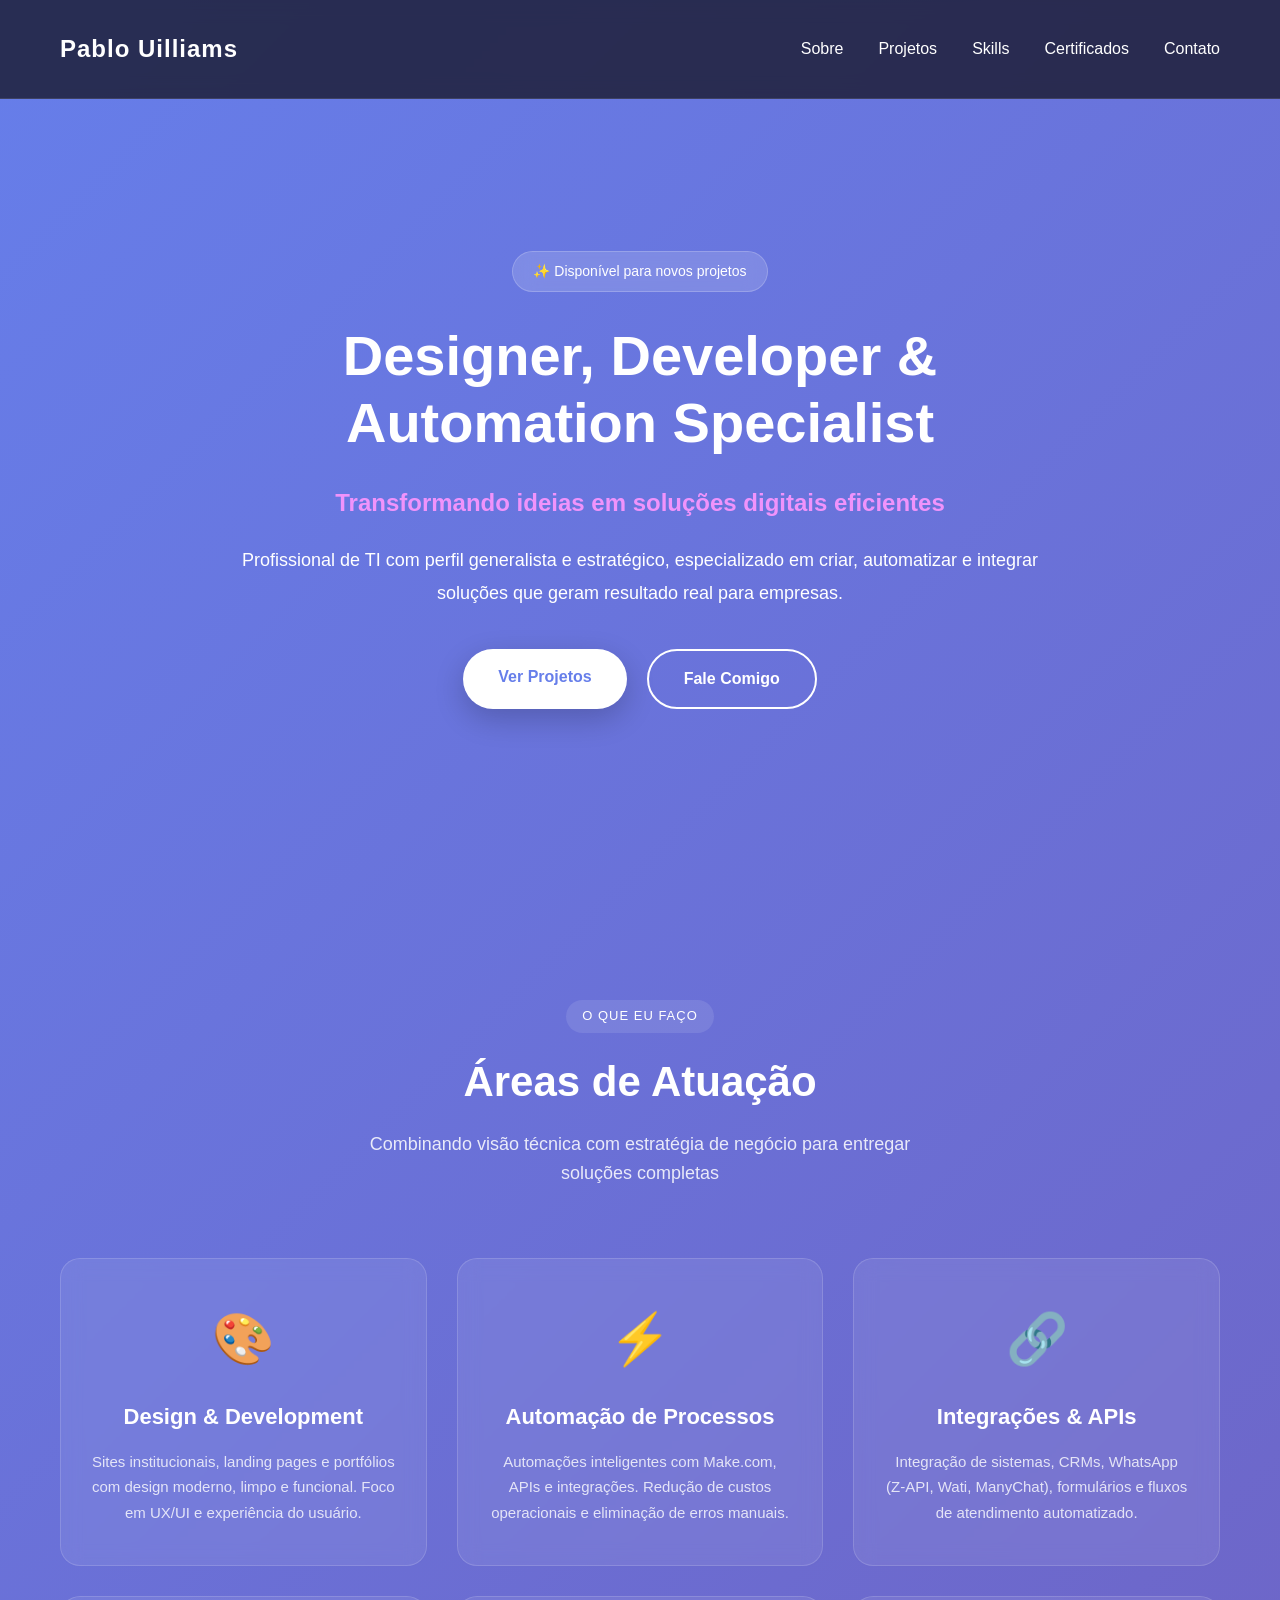
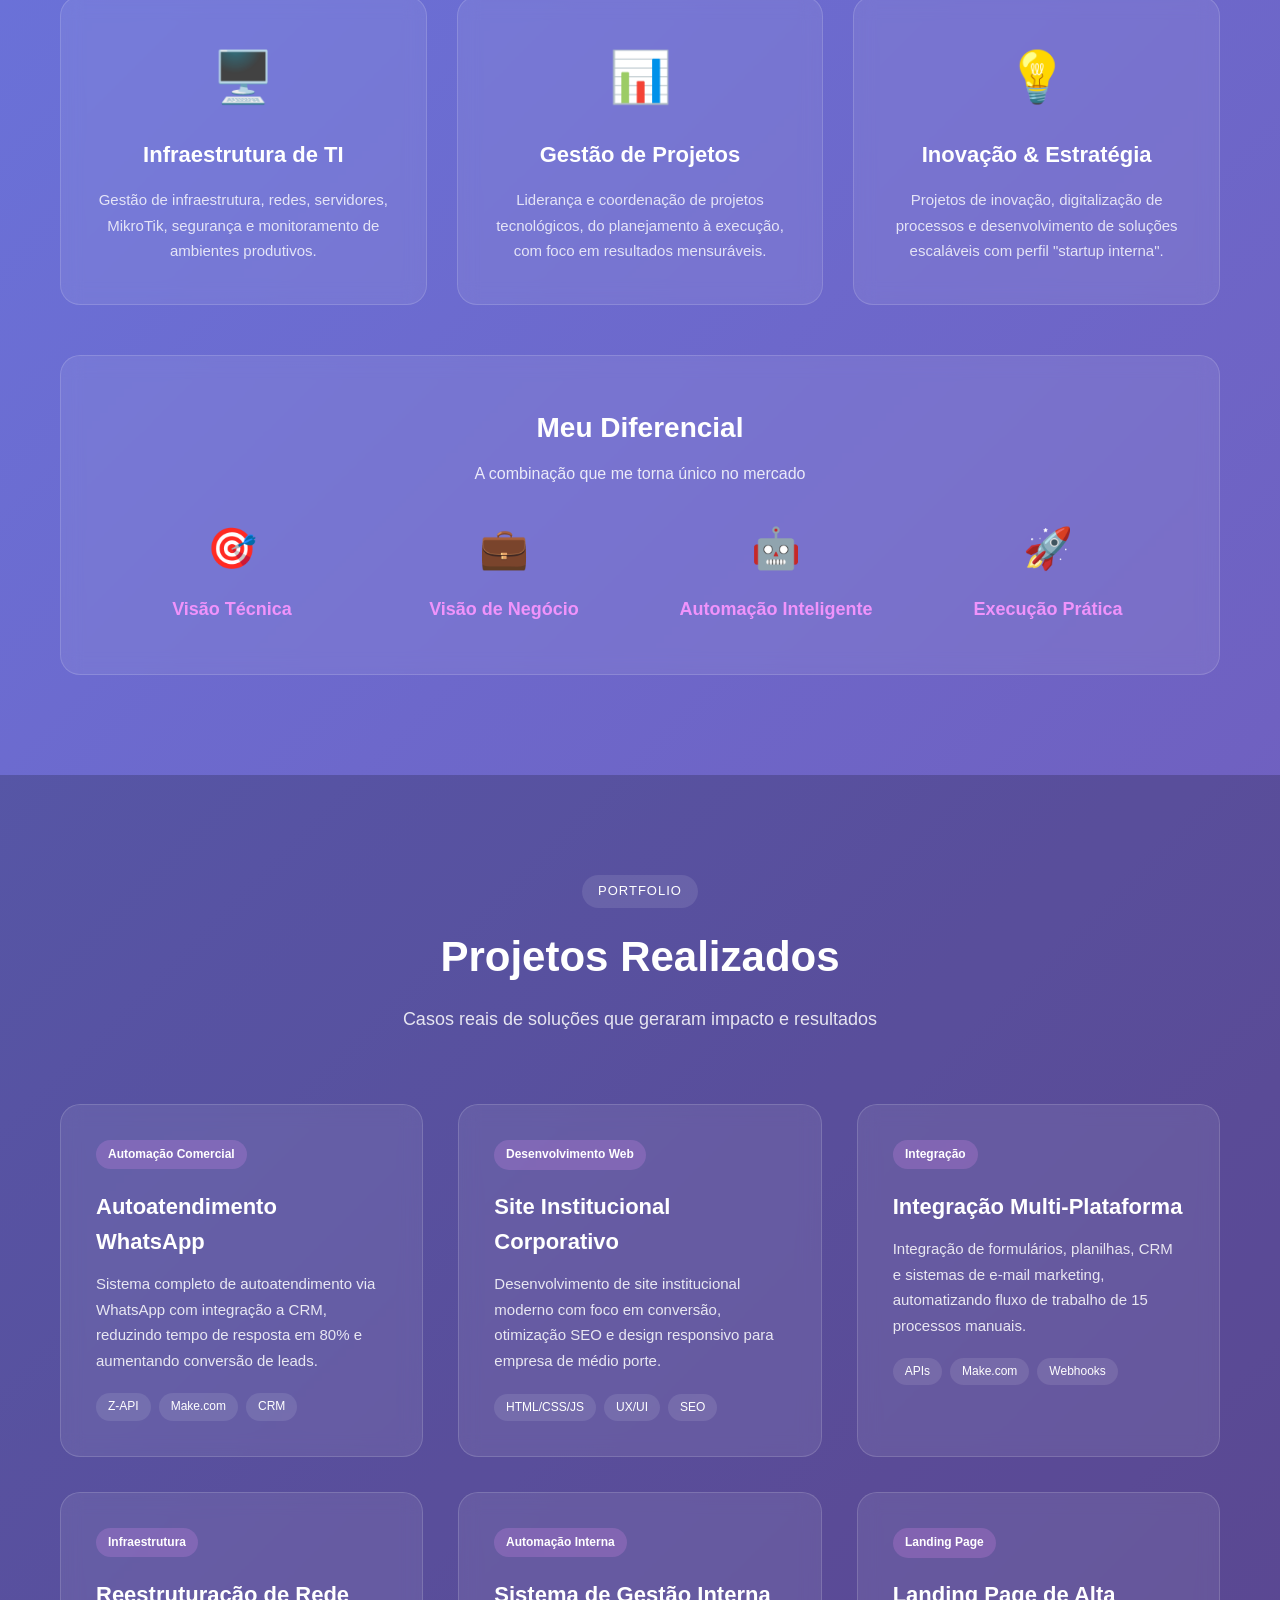
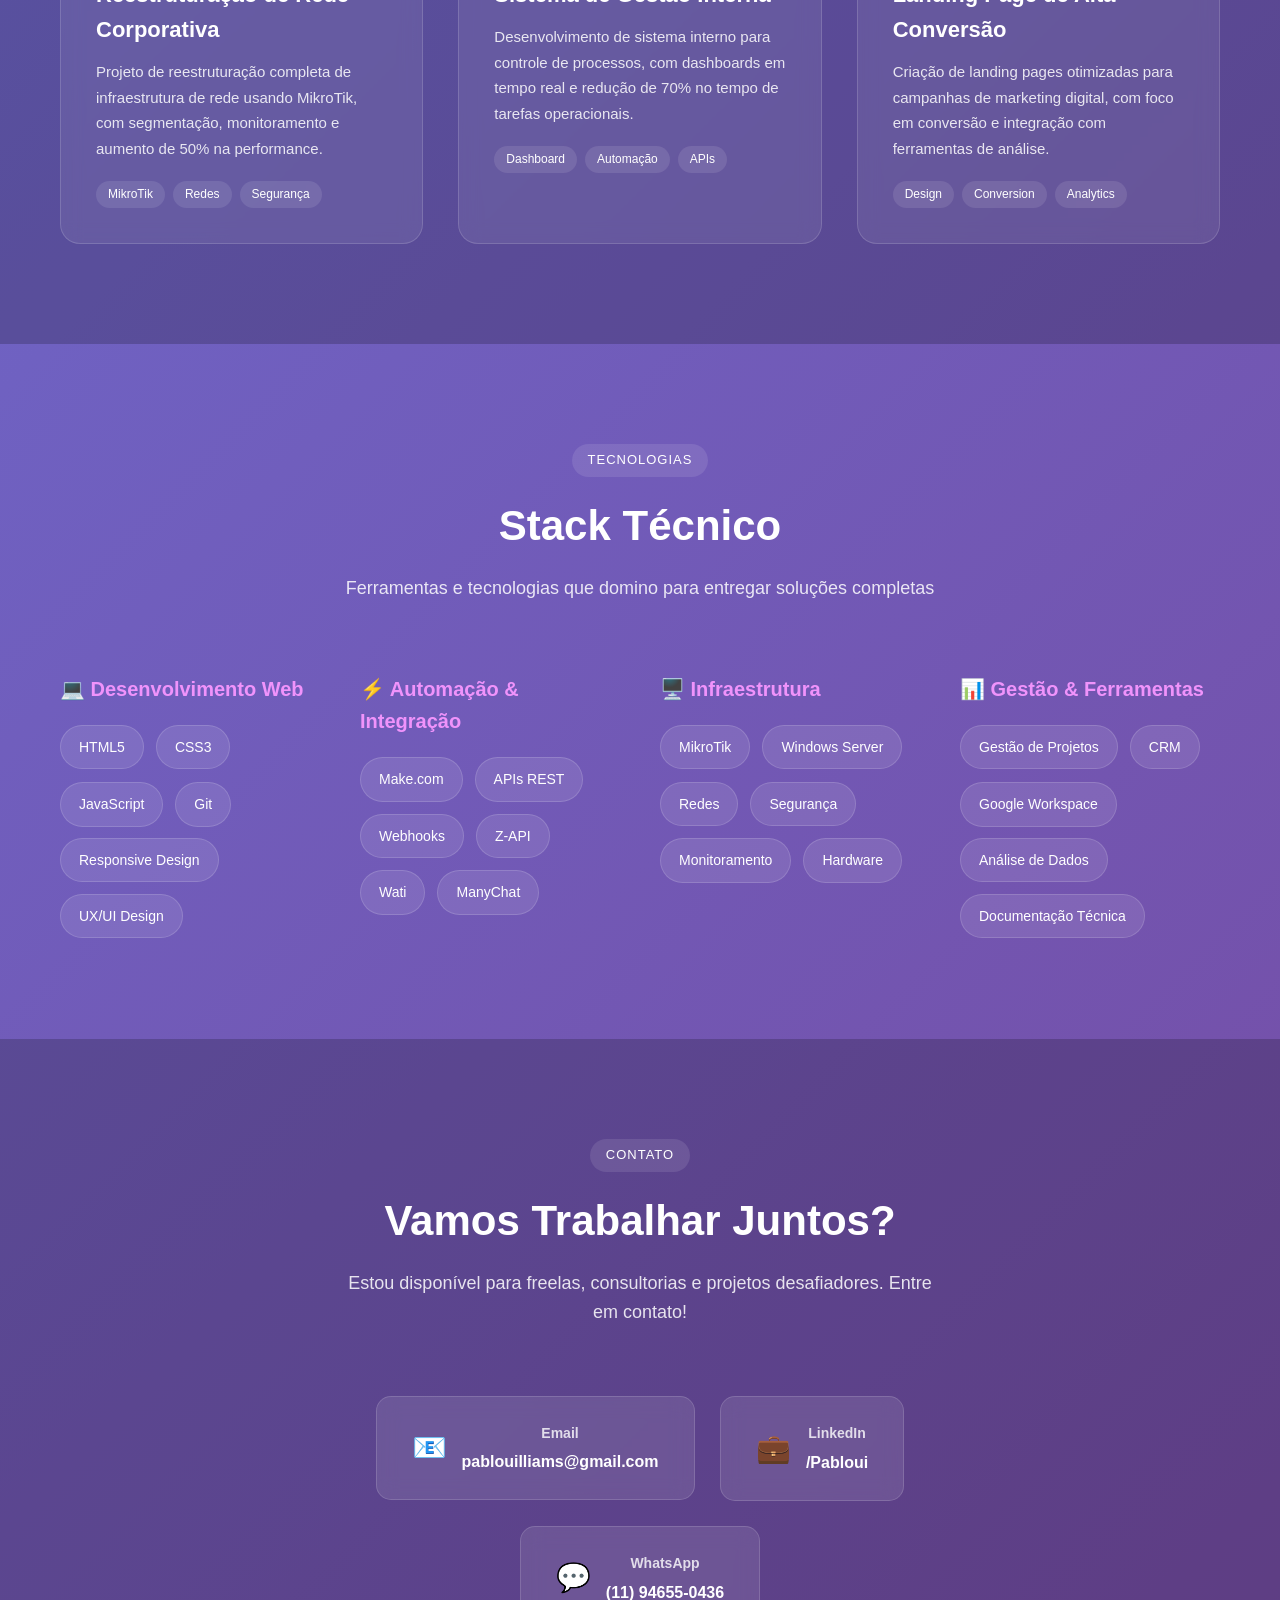
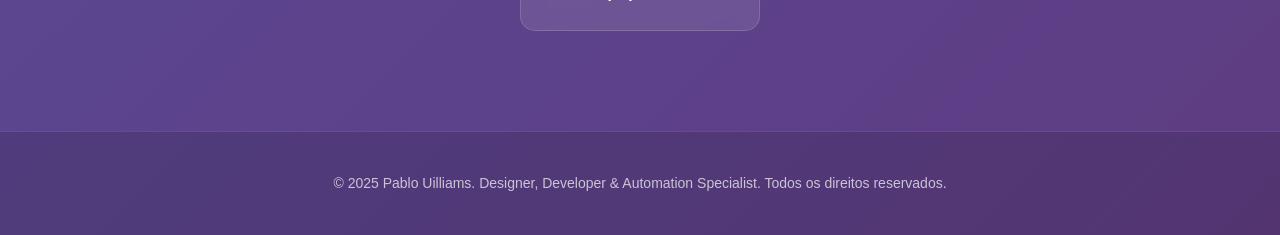
<file: index.html>
<!DOCTYPE html>
<html lang="pt-BR">
<head>
    <meta charset="UTF-8">
    <meta name="viewport" content="width=device-width, initial-scale=1.0">
    <title>Pablo Uilliams | Designer, Developer & Automation Specialist</title>
    <style>
        * {
            margin: 0;
            padding: 0;
            box-sizing: border-box;
        }

        :root {
            --primary: #667eea;
            --secondary: #764ba2;
            --accent: #f093fb;
            --dark: #1a1a2e;
            --light: #ffffff;
        }

        body {
            font-family: 'Inter', 'Segoe UI', Tahoma, Geneva, Verdana, sans-serif;
            background: linear-gradient(135deg, var(--primary) 0%, var(--secondary) 100%);
            color: var(--light);
            overflow-x: hidden;
            line-height: 1.6;
        }

        .container {
            max-width: 1200px;
            margin: 0 auto;
            padding: 0 20px;
        }

        header {
            padding: 30px 0;
            position: fixed;
            width: 100%;
            top: 0;
            z-index: 1000;
            background: rgba(26, 26, 46, 0.8);
            backdrop-filter: blur(10px);
            border-bottom: 1px solid rgba(255, 255, 255, 0.1);
        }

        nav {
            display: flex;
            justify-content: space-between;
            align-items: center;
        }

        .logo {
            font-size: 24px;
            font-weight: 700;
            letter-spacing: 1px;
        }

        .nav-links {
            display: flex;
            gap: 35px;
            list-style: none;
        }

        .nav-links a {
            color: var(--light);
            text-decoration: none;
            transition: all 0.3s;
            font-weight: 500;
            position: relative;
        }

        .nav-links a::after {
            content: '';
            position: absolute;
            bottom: -5px;
            left: 0;
            width: 0;
            height: 2px;
            background: var(--accent);
            transition: width 0.3s;
        }

        .nav-links a:hover::after {
            width: 100%;
        }

        .hero {
            min-height: 100vh;
            display: flex;
            align-items: center;
            justify-content: center;
            padding: 120px 0 60px;
        }

        .hero-content {
            max-width: 800px;
            text-align: center;
        }

        .hero-tag {
            display: inline-block;
            padding: 8px 20px;
            background: rgba(255, 255, 255, 0.15);
            border-radius: 50px;
            font-size: 14px;
            margin-bottom: 30px;
            backdrop-filter: blur(10px);
            border: 1px solid rgba(255, 255, 255, 0.2);
            animation: fadeInUp 0.8s ease;
        }

        .hero-content h1 {
            font-size: 56px;
            margin-bottom: 25px;
            font-weight: 800;
            line-height: 1.2;
            animation: fadeInUp 0.8s ease 0.2s both;
        }

        .hero-content .subtitle {
            font-size: 24px;
            margin-bottom: 20px;
            font-weight: 600;
            color: var(--accent);
            animation: fadeInUp 0.8s ease 0.3s both;
        }

        .hero-content p {
            font-size: 18px;
            margin-bottom: 40px;
            opacity: 0.9;
            animation: fadeInUp 0.8s ease 0.4s both;
            line-height: 1.8;
        }

        .cta-buttons {
            display: flex;
            gap: 20px;
            justify-content: center;
            animation: fadeInUp 0.8s ease 0.5s both;
        }

        .btn {
            padding: 15px 35px;
            border-radius: 50px;
            text-decoration: none;
            font-weight: 600;
            transition: all 0.3s;
            display: inline-block;
        }

        .btn-primary {
            background: var(--light);
            color: var(--primary);
            box-shadow: 0 10px 30px rgba(0, 0, 0, 0.2);
        }

        .btn-primary:hover {
            transform: translateY(-3px);
            box-shadow: 0 15px 40px rgba(0, 0, 0, 0.3);
        }

        .btn-secondary {
            background: transparent;
            color: var(--light);
            border: 2px solid var(--light);
        }

        .btn-secondary:hover {
            background: var(--light);
            color: var(--primary);
        }

        .section {
            padding: 100px 0;
        }

        .section-alt {
            background: rgba(0, 0, 0, 0.2);
        }

        .section-header {
            text-align: center;
            margin-bottom: 70px;
        }

        .section-tag {
            display: inline-block;
            padding: 6px 16px;
            background: rgba(255, 255, 255, 0.1);
            border-radius: 50px;
            font-size: 13px;
            margin-bottom: 15px;
            text-transform: uppercase;
            letter-spacing: 1px;
        }

        .section-title {
            font-size: 42px;
            font-weight: 700;
            margin-bottom: 15px;
        }

        .section-description {
            font-size: 18px;
            opacity: 0.85;
            max-width: 600px;
            margin: 0 auto;
        }

        .expertise-grid {
            display: grid;
            grid-template-columns: repeat(auto-fit, minmax(280px, 1fr));
            gap: 30px;
            margin-top: 40px;
        }

        .expertise-card {
            background: rgba(255, 255, 255, 0.08);
            backdrop-filter: blur(10px);
            border-radius: 20px;
            padding: 40px 30px;
            transition: all 0.3s;
            border: 1px solid rgba(255, 255, 255, 0.15);
            text-align: center;
        }

        .expertise-card:hover {
            transform: translateY(-8px);
            background: rgba(255, 255, 255, 0.12);
            box-shadow: 0 20px 50px rgba(0, 0, 0, 0.3);
        }

        .expertise-icon {
            font-size: 50px;
            margin-bottom: 20px;
            display: block;
        }

        .expertise-card h3 {
            font-size: 22px;
            margin-bottom: 15px;
            font-weight: 600;
        }

        .expertise-card p {
            opacity: 0.8;
            font-size: 15px;
            line-height: 1.7;
        }

        .projects-grid {
            display: grid;
            grid-template-columns: repeat(auto-fit, minmax(320px, 1fr));
            gap: 35px;
        }

        .project-card {
            background: rgba(255, 255, 255, 0.08);
            backdrop-filter: blur(10px);
            border-radius: 20px;
            padding: 35px;
            transition: all 0.3s;
            border: 1px solid rgba(255, 255, 255, 0.15);
            cursor: pointer;
        }

        .project-card:hover {
            transform: translateY(-8px);
            background: rgba(255, 255, 255, 0.12);
            box-shadow: 0 20px 50px rgba(0, 0, 0, 0.3);
        }

        .project-type {
            display: inline-block;
            padding: 5px 12px;
            background: rgba(240, 147, 251, 0.2);
            border-radius: 20px;
            font-size: 12px;
            margin-bottom: 20px;
            font-weight: 600;
        }

        .project-card h3 {
            font-size: 22px;
            margin-bottom: 12px;
            font-weight: 600;
        }

        .project-card p {
            opacity: 0.85;
            font-size: 15px;
            line-height: 1.7;
            margin-bottom: 20px;
        }

        .project-tags {
            display: flex;
            flex-wrap: wrap;
            gap: 8px;
        }

        .tag {
            padding: 4px 12px;
            background: rgba(255, 255, 255, 0.1);
            border-radius: 15px;
            font-size: 12px;
        }

        .skills-container {
            display: grid;
            grid-template-columns: repeat(auto-fit, minmax(250px, 1fr));
            gap: 40px;
            margin-top: 50px;
        }

        .skill-category h3 {
            font-size: 20px;
            margin-bottom: 20px;
            font-weight: 600;
            color: var(--accent);
        }

        .skill-list {
            display: flex;
            flex-wrap: wrap;
            gap: 12px;
        }

        .skill-item {
            padding: 10px 18px;
            background: rgba(255, 255, 255, 0.1);
            backdrop-filter: blur(10px);
            border-radius: 25px;
            font-size: 14px;
            font-weight: 500;
            transition: all 0.3s;
            border: 1px solid rgba(255, 255, 255, 0.15);
        }

        .skill-item:hover {
            background: rgba(255, 255, 255, 0.15);
            transform: translateY(-2px);
        }

        .differential-box {
            background: rgba(255, 255, 255, 0.08);
            backdrop-filter: blur(10px);
            border-radius: 20px;
            padding: 50px;
            margin-top: 50px;
            border: 1px solid rgba(255, 255, 255, 0.15);
        }

        .differential-grid {
            display: grid;
            grid-template-columns: repeat(auto-fit, minmax(200px, 1fr));
            gap: 30px;
            margin-top: 30px;
        }

        .differential-item {
            text-align: center;
        }

        .differential-item .icon {
            font-size: 40px;
            margin-bottom: 15px;
        }

        .differential-item h4 {
            font-size: 18px;
            font-weight: 600;
            color: var(--accent);
        }

        .contact {
            text-align: center;
            padding: 100px 0;
        }

        .contact-content {
            max-width: 700px;
            margin: 0 auto;
        }

        .contact-methods {
            display: flex;
            justify-content: center;
            gap: 25px;
            margin-top: 40px;
            flex-wrap: wrap;
        }

        .contact-card {
            background: rgba(255, 255, 255, 0.1);
            backdrop-filter: blur(10px);
            padding: 25px 35px;
            border-radius: 15px;
            text-decoration: none;
            color: var(--light);
            transition: all 0.3s;
            border: 1px solid rgba(255, 255, 255, 0.15);
            display: flex;
            align-items: center;
            gap: 15px;
        }

        .contact-card:hover {
            transform: translateY(-5px);
            background: rgba(255, 255, 255, 0.15);
        }

        .contact-icon {
            font-size: 28px;
        }

        .contact-info h4 {
            font-size: 14px;
            opacity: 0.8;
            margin-bottom: 5px;
        }

        .contact-info p {
            font-size: 16px;
            font-weight: 600;
        }

        footer {
            padding: 40px 0;
            text-align: center;
            background: rgba(0, 0, 0, 0.3);
            border-top: 1px solid rgba(255, 255, 255, 0.1);
        }

        footer p {
            opacity: 0.7;
            font-size: 14px;
        }

        @keyframes fadeInUp {
            from {
                opacity: 0;
                transform: translateY(30px);
            }
            to {
                opacity: 1;
                transform: translateY(0);
            }
        }

        @media (max-width: 768px) {
            .hero-content h1 {
                font-size: 36px;
            }
            
            .hero-content .subtitle {
                font-size: 20px;
            }

            .hero-content p {
                font-size: 16px;
            }
            
            .nav-links {
                display: none;
            }
            
            .section-title {
                font-size: 32px;
            }

            .cta-buttons {
                flex-direction: column;
            }

            .differential-box {
                padding: 30px 20px;
            }
        }
    </style>
</head>
<body>
    <header>
        <div class="container">
            <nav>
                <div class="logo">Pablo Uilliams</div>
                <ul class="nav-links">
                    <li><a href="#sobre">Sobre</a></li>
                    <li><a href="#projetos">Projetos</a></li>
                    <li><a href="#skills">Skills</a></li>
                    <li><a href="certificados.html">Certificados</a></li>
                    <li><a href="#contato">Contato</a></li>
                </ul>
            </nav>
        </div>
    </header>

    <section class="hero" id="home">
        <div class="hero-content">
            <div class="hero-tag">✨ Disponível para novos projetos</div>
            <h1>Designer, Developer & Automation Specialist</h1>
            <p class="subtitle">Transformando ideias em soluções digitais eficientes</p>
            <p>Profissional de TI com perfil generalista e estratégico, especializado em criar, automatizar e integrar soluções que geram resultado real para empresas.</p>
            <div class="cta-buttons">
                <a href="#projetos" class="btn btn-primary">Ver Projetos</a>
                <a href="#contato" class="btn btn-secondary">Fale Comigo</a>
            </div>
        </div>
    </section>

    <section class="section" id="sobre">
        <div class="container">
            <div class="section-header">
                <span class="section-tag">O que eu faço</span>
                <h2 class="section-title">Áreas de Atuação</h2>
                <p class="section-description">Combinando visão técnica com estratégia de negócio para entregar soluções completas</p>
            </div>
            
            <div class="expertise-grid">
                <div class="expertise-card">
                    <span class="expertise-icon">🎨</span>
                    <h3>Design & Development</h3>
                    <p>Sites institucionais, landing pages e portfólios com design moderno, limpo e funcional. Foco em UX/UI e experiência do usuário.</p>
                </div>
                
                <div class="expertise-card">
                    <span class="expertise-icon">⚡</span>
                    <h3>Automação de Processos</h3>
                    <p>Automações inteligentes com Make.com, APIs e integrações. Redução de custos operacionais e eliminação de erros manuais.</p>
                </div>
                
                <div class="expertise-card">
                    <span class="expertise-icon">🔗</span>
                    <h3>Integrações & APIs</h3>
                    <p>Integração de sistemas, CRMs, WhatsApp (Z-API, Wati, ManyChat), formulários e fluxos de atendimento automatizado.</p>
                </div>
                
                <div class="expertise-card">
                    <span class="expertise-icon">🖥️</span>
                    <h3>Infraestrutura de TI</h3>
                    <p>Gestão de infraestrutura, redes, servidores, MikroTik, segurança e monitoramento de ambientes produtivos.</p>
                </div>
                
                <div class="expertise-card">
                    <span class="expertise-icon">📊</span>
                    <h3>Gestão de Projetos</h3>
                    <p>Liderança e coordenação de projetos tecnológicos, do planejamento à execução, com foco em resultados mensuráveis.</p>
                </div>
                
                <div class="expertise-card">
                    <span class="expertise-icon">💡</span>
                    <h3>Inovação & Estratégia</h3>
                    <p>Projetos de inovação, digitalização de processos e desenvolvimento de soluções escaláveis com perfil "startup interna".</p>
                </div>
            </div>

            <div class="differential-box">
                <h3 style="text-align: center; font-size: 28px; margin-bottom: 10px;">Meu Diferencial</h3>
                <p style="text-align: center; opacity: 0.85; margin-bottom: 20px;">A combinação que me torna único no mercado</p>
                <div class="differential-grid">
                    <div class="differential-item">
                        <div class="icon">🎯</div>
                        <h4>Visão Técnica</h4>
                    </div>
                    <div class="differential-item">
                        <div class="icon">💼</div>
                        <h4>Visão de Negócio</h4>
                    </div>
                    <div class="differential-item">
                        <div class="icon">🤖</div>
                        <h4>Automação Inteligente</h4>
                    </div>
                    <div class="differential-item">
                        <div class="icon">🚀</div>
                        <h4>Execução Prática</h4>
                    </div>
                </div>
            </div>
        </div>
    </section>

    <section class="section section-alt" id="projetos">
        <div class="container">
            <div class="section-header">
                <span class="section-tag">Portfolio</span>
                <h2 class="section-title">Projetos Realizados</h2>
                <p class="section-description">Casos reais de soluções que geraram impacto e resultados</p>
            </div>
            
            <div class="projects-grid">
                <div class="project-card">
                    <span class="project-type">Automação Comercial</span>
                    <h3>Autoatendimento WhatsApp</h3>
                    <p>Sistema completo de autoatendimento via WhatsApp com integração a CRM, reduzindo tempo de resposta em 80% e aumentando conversão de leads.</p>
                    <div class="project-tags">
                        <span class="tag">Z-API</span>
                        <span class="tag">Make.com</span>
                        <span class="tag">CRM</span>
                    </div>
                </div>
                
                <div class="project-card">
                    <span class="project-type">Desenvolvimento Web</span>
                    <h3>Site Institucional Corporativo</h3>
                    <p>Desenvolvimento de site institucional moderno com foco em conversão, otimização SEO e design responsivo para empresa de médio porte.</p>
                    <div class="project-tags">
                        <span class="tag">HTML/CSS/JS</span>
                        <span class="tag">UX/UI</span>
                        <span class="tag">SEO</span>
                    </div>
                </div>
                
                <div class="project-card">
                    <span class="project-type">Integração</span>
                    <h3>Integração Multi-Plataforma</h3>
                    <p>Integração de formulários, planilhas, CRM e sistemas de e-mail marketing, automatizando fluxo de trabalho de 15 processos manuais.</p>
                    <div class="project-tags">
                        <span class="tag">APIs</span>
                        <span class="tag">Make.com</span>
                        <span class="tag">Webhooks</span>
                    </div>
                </div>
                
                <div class="project-card">
                    <span class="project-type">Infraestrutura</span>
                    <h3>Reestruturação de Rede Corporativa</h3>
                    <p>Projeto de reestruturação completa de infraestrutura de rede usando MikroTik, com segmentação, monitoramento e aumento de 50% na performance.</p>
                    <div class="project-tags">
                        <span class="tag">MikroTik</span>
                        <span class="tag">Redes</span>
                        <span class="tag">Segurança</span>
                    </div>
                </div>
                
                <div class="project-card">
                    <span class="project-type">Automação Interna</span>
                    <h3>Sistema de Gestão Interna</h3>
                    <p>Desenvolvimento de sistema interno para controle de processos, com dashboards em tempo real e redução de 70% no tempo de tarefas operacionais.</p>
                    <div class="project-tags">
                        <span class="tag">Dashboard</span>
                        <span class="tag">Automação</span>
                        <span class="tag">APIs</span>
                    </div>
                </div>
                
                <div class="project-card">
                    <span class="project-type">Landing Page</span>
                    <h3>Landing Page de Alta Conversão</h3>
                    <p>Criação de landing pages otimizadas para campanhas de marketing digital, com foco em conversão e integração com ferramentas de análise.</p>
                    <div class="project-tags">
                        <span class="tag">Design</span>
                        <span class="tag">Conversion</span>
                        <span class="tag">Analytics</span>
                    </div>
                </div>
            </div>
        </div>
    </section>

    <section class="section" id="skills">
        <div class="container">
            <div class="section-header">
                <span class="section-tag">Tecnologias</span>
                <h2 class="section-title">Stack Técnico</h2>
                <p class="section-description">Ferramentas e tecnologias que domino para entregar soluções completas</p>
            </div>
            
            <div class="skills-container">
                <div class="skill-category">
                    <h3>💻 Desenvolvimento Web</h3>
                    <div class="skill-list">
                        <span class="skill-item">HTML5</span>
                        <span class="skill-item">CSS3</span>
                        <span class="skill-item">JavaScript</span>
                        <span class="skill-item">Git</span>
                        <span class="skill-item">Responsive Design</span>
                        <span class="skill-item">UX/UI Design</span>
                    </div>
                </div>
                
                <div class="skill-category">
                    <h3>⚡ Automação & Integração</h3>
                    <div class="skill-list">
                        <span class="skill-item">Make.com</span>
                        <span class="skill-item">APIs REST</span>
                        <span class="skill-item">Webhooks</span>
                        <span class="skill-item">Z-API</span>
                        <span class="skill-item">Wati</span>
                        <span class="skill-item">ManyChat</span>
                    </div>
                </div>
                
                <div class="skill-category">
                    <h3>🖥️ Infraestrutura</h3>
                    <div class="skill-list">
                        <span class="skill-item">MikroTik</span>
                        <span class="skill-item">Windows Server</span>
                        <span class="skill-item">Redes</span>
                        <span class="skill-item">Segurança</span>
                        <span class="skill-item">Monitoramento</span>
                        <span class="skill-item">Hardware</span>
                    </div>
                </div>
                
                <div class="skill-category">
                    <h3>📊 Gestão & Ferramentas</h3>
                    <div class="skill-list">
                        <span class="skill-item">Gestão de Projetos</span>
                        <span class="skill-item">CRM</span>
                        <span class="skill-item">Google Workspace</span>
                        <span class="skill-item">Análise de Dados</span>
                        <span class="skill-item">Documentação Técnica</span>
                    </div>
                </div>
            </div>
        </div>
    </section>

    <section class="section section-alt contact" id="contato">
        <div class="container">
            <div class="contact-content">
                <div class="section-header">
                    <span class="section-tag">Contato</span>
                    <h2 class="section-title">Vamos Trabalhar Juntos?</h2>
                    <p class="section-description">Estou disponível para freelas, consultorias e projetos desafiadores. Entre em contato!</p>
                </div>
                
                <div class="contact-methods">
                    <a href="mailto:pablouilliams@gmail.com" class="contact-card">
                        <span class="contact-icon">📧</span>
                        <div class="contact-info">
                            <h4>Email</h4>
                            <p>pablouilliams@gmail.com</p>
                        </div>
                    </a>
                    
                    <a href="https://linkedin.com/in/pabloui" target="_blank" class="contact-card">
                        <span class="contact-icon">💼</span>
                        <div class="contact-info">
                            <h4>LinkedIn</h4>
                            <p>/Pabloui</p>
                        </div>
                    </a>
                    
                    <a href="https://wa.me/5511946550436" target="_blank" class="contact-card">
                        <span class="contact-icon">💬</span>
                        <div class="contact-info">
                            <h4>WhatsApp</h4>
                            <p>(11) 94655-0436</p>
                        </div>
                    </a>
                </div>
            </div>
        </div>
    </section>

    <footer>
        <div class="container">
            <p>&copy; 2025 Pablo Uilliams. Designer, Developer & Automation Specialist. Todos os direitos reservados.</p>
        </div>
    </footer>

    <script>
        document.querySelectorAll('a[href^="#"]').forEach(anchor => {
            anchor.addEventListener('click', function (e) {
                e.preventDefault();
                const target = document.querySelector(this.getAttribute('href'));
                if (target) {
                    const headerHeight = 80;
                    const targetPosition = target.offsetTop - headerHeight;
                    window.scrollTo({
                        top: targetPosition,
                        behavior: 'smooth'
                    });
                }
            });
        });

        const observerOptions = {
            threshold: 0.1,
            rootMargin: '0px 0px -50px 0px'
        };

        const observer = new IntersectionObserver((entries) => {
            entries.forEach(entry => {
                if (entry.isIntersecting) {
                    entry.target.style.animation = 'fadeInUp 0.6s ease forwards';
                }
            });
        }, observerOptions);

        document.querySelectorAll('.expertise-card, .project-card, .skill-category').forEach(el => {
            observer.observe(el);
        });
    </script>
</body>
</html>
</file>
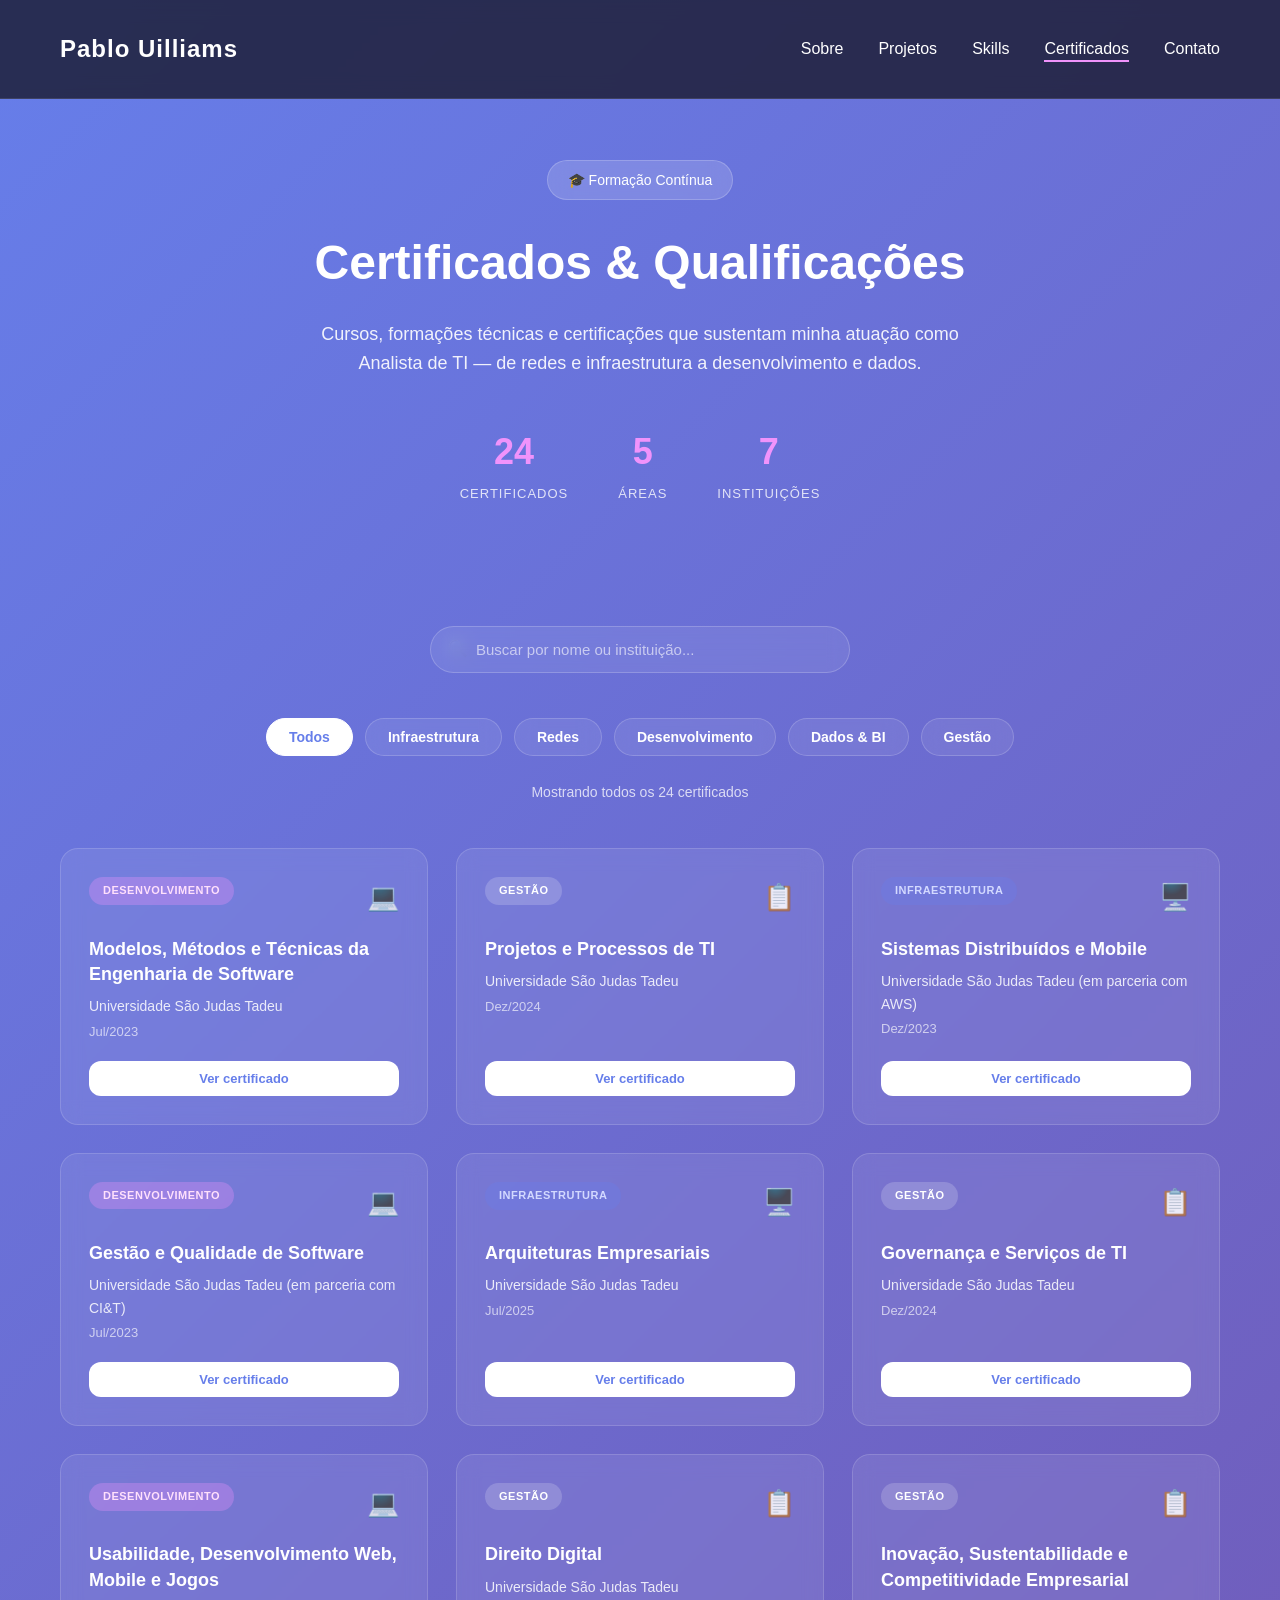
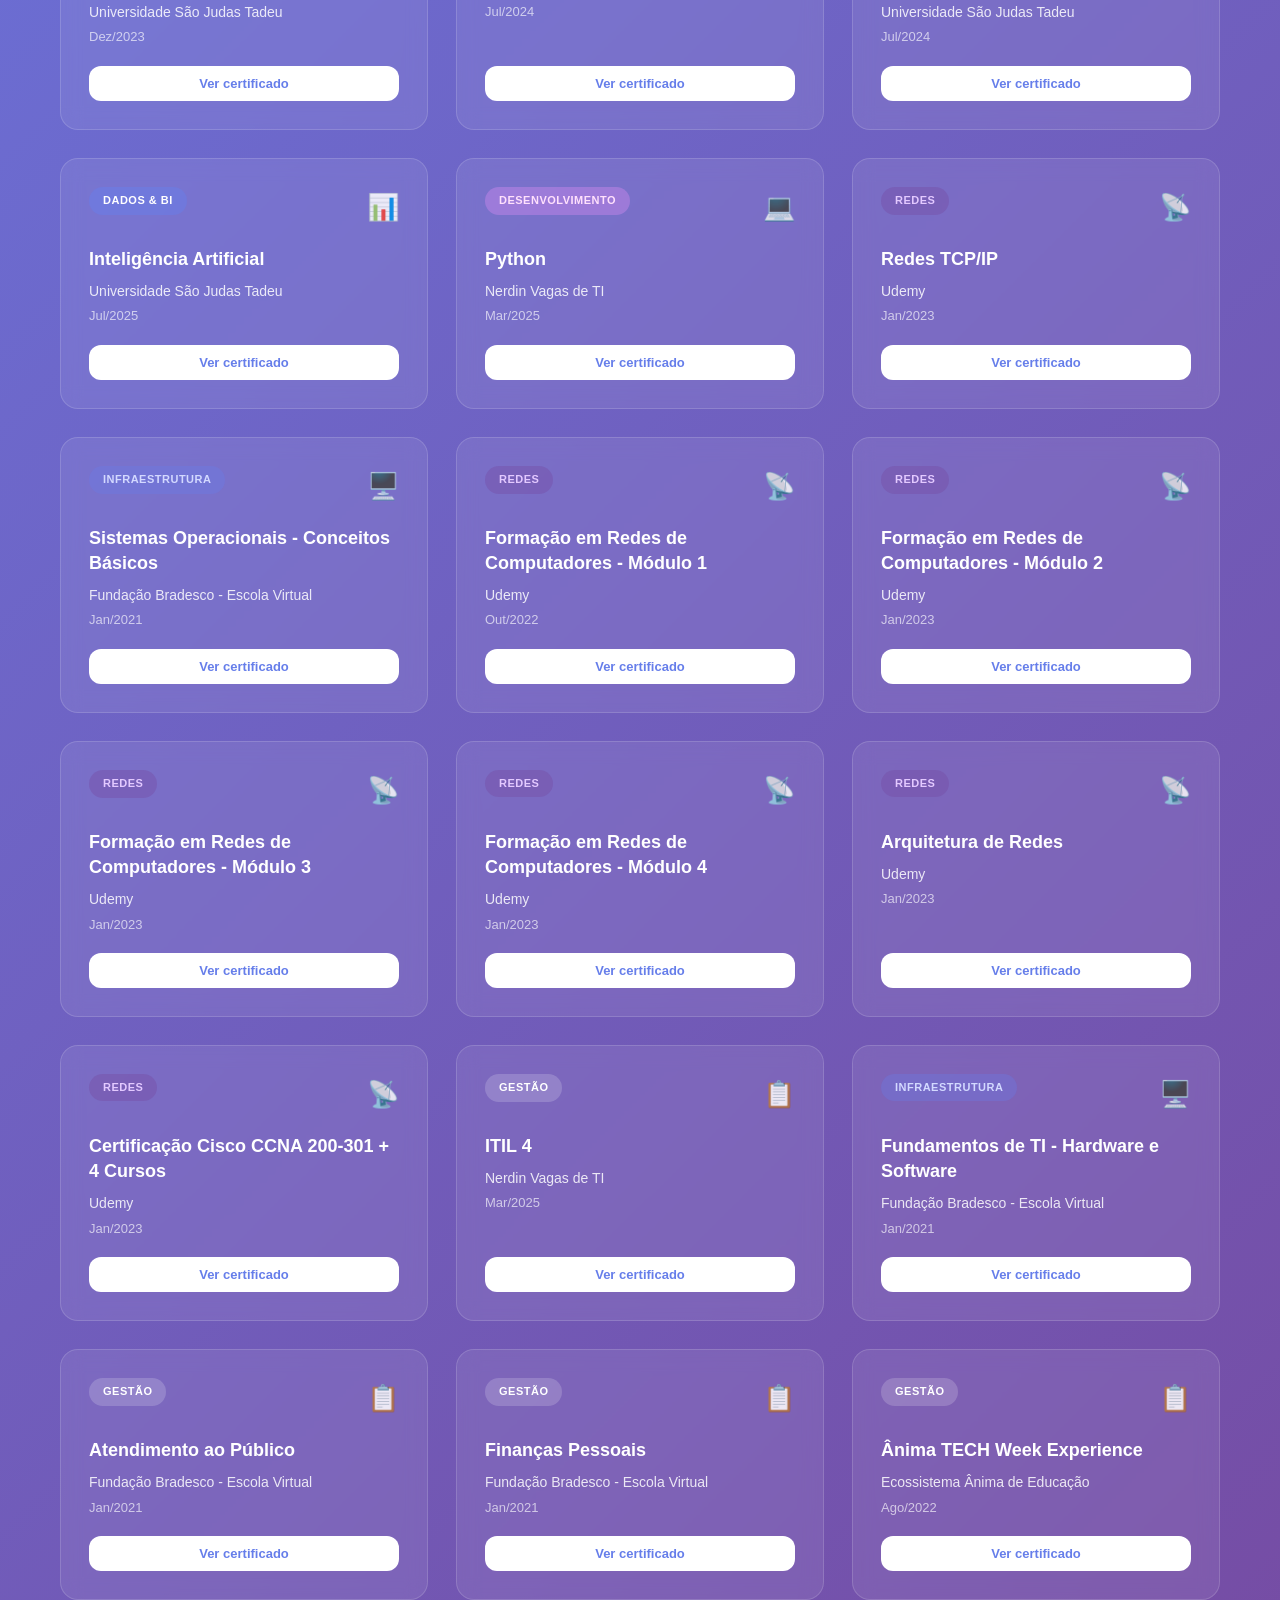
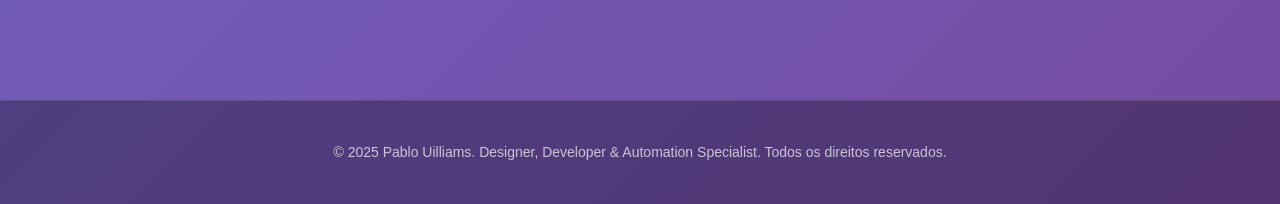
<file: certificados.html>
<!DOCTYPE html>
<html lang="pt-BR">
<head>
    <meta charset="UTF-8">
    <meta name="viewport" content="width=device-width, initial-scale=1.0">
    <title>Certificados | Pablo Uilliams</title>
    <style>
        * {
            margin: 0;
            padding: 0;
            box-sizing: border-box;
        }

        :root {
            --primary: #667eea;
            --secondary: #764ba2;
            --accent: #f093fb;
            --dark: #1a1a2e;
            --light: #ffffff;
        }

        body {
            font-family: 'Inter', 'Segoe UI', Tahoma, Geneva, Verdana, sans-serif;
            background: linear-gradient(135deg, var(--primary) 0%, var(--secondary) 100%);
            color: var(--light);
            overflow-x: hidden;
            line-height: 1.6;
            min-height: 100vh;
        }

        .container {
            max-width: 1200px;
            margin: 0 auto;
            padding: 0 20px;
        }

        header {
            padding: 30px 0;
            position: fixed;
            width: 100%;
            top: 0;
            z-index: 1000;
            background: rgba(26, 26, 46, 0.8);
            backdrop-filter: blur(10px);
            border-bottom: 1px solid rgba(255, 255, 255, 0.1);
        }

        nav {
            display: flex;
            justify-content: space-between;
            align-items: center;
        }

        .logo {
            font-size: 24px;
            font-weight: 700;
            letter-spacing: 1px;
            text-decoration: none;
            color: var(--light);
        }

        .nav-links {
            display: flex;
            gap: 35px;
            list-style: none;
        }

        .nav-links a {
            color: var(--light);
            text-decoration: none;
            transition: all 0.3s;
            font-weight: 500;
            position: relative;
        }

        .nav-links a::after {
            content: '';
            position: absolute;
            bottom: -5px;
            left: 0;
            width: 0;
            height: 2px;
            background: var(--accent);
            transition: width 0.3s;
        }

        .nav-links a:hover::after,
        .nav-links a.active::after {
            width: 100%;
        }

        .page-hero {
            padding: 160px 0 60px;
            text-align: center;
        }

        .page-hero .hero-tag {
            display: inline-block;
            padding: 8px 20px;
            background: rgba(255, 255, 255, 0.15);
            border-radius: 50px;
            font-size: 14px;
            margin-bottom: 25px;
            backdrop-filter: blur(10px);
            border: 1px solid rgba(255, 255, 255, 0.2);
        }

        .page-hero h1 {
            font-size: 48px;
            margin-bottom: 18px;
            font-weight: 800;
        }

        .page-hero p {
            font-size: 18px;
            opacity: 0.9;
            max-width: 650px;
            margin: 0 auto;
        }

        .stats-bar {
            display: flex;
            justify-content: center;
            gap: 50px;
            flex-wrap: wrap;
            margin-top: 45px;
        }

        .stat-item {
            text-align: center;
        }

        .stat-item .stat-number {
            font-size: 36px;
            font-weight: 800;
            color: var(--accent);
            display: block;
        }

        .stat-item .stat-label {
            font-size: 13px;
            opacity: 0.8;
            text-transform: uppercase;
            letter-spacing: 1px;
        }

        .section {
            padding: 60px 0 100px;
        }

        .filter-bar {
            display: flex;
            justify-content: center;
            flex-wrap: wrap;
            gap: 12px;
            margin-bottom: 25px;
        }

        .filter-btn {
            padding: 10px 22px;
            background: rgba(255, 255, 255, 0.08);
            border: 1px solid rgba(255, 255, 255, 0.18);
            border-radius: 50px;
            color: var(--light);
            font-size: 14px;
            font-weight: 600;
            cursor: pointer;
            transition: all 0.3s;
            backdrop-filter: blur(10px);
            font-family: inherit;
        }

        .filter-btn:hover {
            background: rgba(255, 255, 255, 0.15);
            transform: translateY(-2px);
        }

        .filter-btn.active {
            background: var(--light);
            color: var(--primary);
            border-color: var(--light);
        }

        .filter-count {
            text-align: center;
            font-size: 14px;
            opacity: 0.75;
            margin-bottom: 45px;
        }

        .search-wrap {
            max-width: 420px;
            margin: 0 auto 45px;
            position: relative;
        }

        .search-wrap input {
            width: 100%;
            padding: 14px 20px 14px 45px;
            border-radius: 50px;
            border: 1px solid rgba(255, 255, 255, 0.2);
            background: rgba(255, 255, 255, 0.08);
            backdrop-filter: blur(10px);
            color: var(--light);
            font-size: 15px;
            font-family: inherit;
            outline: none;
            transition: all 0.3s;
        }

        .search-wrap input::placeholder {
            color: rgba(255, 255, 255, 0.6);
        }

        .search-wrap input:focus {
            background: rgba(255, 255, 255, 0.14);
            border-color: var(--accent);
        }

        .search-icon {
            position: absolute;
            left: 18px;
            top: 50%;
            transform: translateY(-50%);
            opacity: 0.7;
            pointer-events: none;
        }

        .cert-grid {
            display: grid;
            grid-template-columns: repeat(auto-fit, minmax(300px, 1fr));
            gap: 28px;
        }

        .cert-card {
            background: rgba(255, 255, 255, 0.08);
            backdrop-filter: blur(10px);
            border-radius: 18px;
            padding: 28px;
            border: 1px solid rgba(255, 255, 255, 0.15);
            transition: all 0.3s;
            display: flex;
            flex-direction: column;
            animation: fadeInUp 0.5s ease both;
        }

        .cert-card:hover {
            transform: translateY(-6px);
            background: rgba(255, 255, 255, 0.12);
            box-shadow: 0 18px 45px rgba(0, 0, 0, 0.3);
        }

        .cert-card.hidden {
            display: none;
        }

        .cert-top {
            display: flex;
            justify-content: space-between;
            align-items: flex-start;
            margin-bottom: 18px;
        }

        .cert-category {
            display: inline-block;
            padding: 5px 14px;
            border-radius: 20px;
            font-size: 11px;
            font-weight: 700;
            text-transform: uppercase;
            letter-spacing: 0.5px;
        }

        .cat-infraestrutura { background: rgba(102, 126, 234, 0.3); color: #d3d9ff; }
        .cat-redes          { background: rgba(118, 75, 162, 0.4); color: #e3c9ff; }
        .cat-seguranca      { background: rgba(240, 147, 251, 0.25); color: #ffd6f9; }
        .cat-desenvolvimento{ background: rgba(240, 147, 251, 0.3); color: #ffe0fc; }
        .cat-dados          { background: rgba(102, 126, 234, 0.45); color: #ffffff; }
        .cat-gestao         { background: rgba(255, 255, 255, 0.18); color: #ffffff; }

        .cert-icon {
            font-size: 26px;
            opacity: 0.85;
        }

        .cert-card h3 {
            font-size: 18px;
            font-weight: 700;
            margin-bottom: 8px;
            line-height: 1.4;
        }

        .cert-institution {
            font-size: 14px;
            opacity: 0.85;
            margin-bottom: 4px;
            font-weight: 500;
        }

        .cert-date {
            font-size: 13px;
            opacity: 0.65;
            margin-bottom: 18px;
        }

        .cert-actions {
            margin-top: auto;
            display: flex;
            gap: 10px;
        }

        .cert-btn {
            flex: 1;
            text-align: center;
            padding: 10px 14px;
            border-radius: 12px;
            font-size: 13px;
            font-weight: 600;
            text-decoration: none;
            transition: all 0.3s;
            cursor: pointer;
            border: none;
            font-family: inherit;
        }

        .cert-btn-view {
            background: var(--light);
            color: var(--primary);
        }

        .cert-btn-view:hover {
            transform: translateY(-2px);
            box-shadow: 0 8px 20px rgba(0, 0, 0, 0.25);
        }

        .cert-btn-outline {
            background: transparent;
            border: 1px solid rgba(255, 255, 255, 0.3);
            color: var(--light);
        }

        .cert-btn-outline:hover {
            background: rgba(255, 255, 255, 0.1);
        }

        .empty-state {
            text-align: center;
            padding: 80px 20px;
            opacity: 0.8;
            display: none;
        }

        .empty-state.show {
            display: block;
        }

        .empty-state .icon {
            font-size: 50px;
            margin-bottom: 20px;
            display: block;
        }

        .modal-overlay {
            display: none;
            position: fixed;
            inset: 0;
            background: rgba(10, 10, 20, 0.85);
            backdrop-filter: blur(6px);
            z-index: 2000;
            align-items: center;
            justify-content: center;
            padding: 30px;
        }

        .modal-overlay.show {
            display: flex;
        }

        .modal-box {
            background: var(--dark);
            border-radius: 20px;
            max-width: 700px;
            width: 100%;
            max-height: 85vh;
            overflow-y: auto;
            border: 1px solid rgba(255, 255, 255, 0.15);
            position: relative;
        }

        .modal-close {
            position: absolute;
            top: 18px;
            right: 18px;
            background: rgba(255, 255, 255, 0.1);
            border: none;
            color: var(--light);
            width: 36px;
            height: 36px;
            border-radius: 50%;
            cursor: pointer;
            font-size: 18px;
            display: flex;
            align-items: center;
            justify-content: center;
        }

        .modal-image-wrap {
            background: rgba(255, 255, 255, 0.05);
            display: flex;
            align-items: center;
            justify-content: center;
            min-height: 280px;
            border-radius: 20px 20px 0 0;
            padding: 20px;
        }

        .modal-image-wrap img {
            max-width: 100%;
            max-height: 60vh;
            border-radius: 8px;
            display: block;
        }

        .modal-icon-display {
            font-size: 90px;
            text-align: center;
            opacity: 0.9;
            filter: drop-shadow(0 10px 25px rgba(0, 0, 0, 0.3));
        }

        .modal-body {
            padding: 30px 35px 35px;
        }

        .modal-body .cert-category {
            margin-bottom: 14px;
        }

        .modal-body h3 {
            font-size: 24px;
            margin-bottom: 10px;
        }

        .modal-body .cert-institution {
            font-size: 16px;
            margin-bottom: 4px;
        }

        .modal-body .cert-date {
            margin-bottom: 22px;
        }

        footer {
            padding: 40px 0;
            text-align: center;
            background: rgba(0, 0, 0, 0.3);
            border-top: 1px solid rgba(255, 255, 255, 0.1);
        }

        footer p {
            opacity: 0.7;
            font-size: 14px;
        }

        footer a {
            color: var(--accent);
            text-decoration: none;
        }

        @keyframes fadeInUp {
            from {
                opacity: 0;
                transform: translateY(20px);
            }
            to {
                opacity: 1;
                transform: translateY(0);
            }
        }

        @media (max-width: 768px) {
            .nav-links {
                display: none;
            }

            .page-hero h1 {
                font-size: 32px;
            }

            .page-hero p {
                font-size: 16px;
            }

            .stats-bar {
                gap: 28px;
            }

            .stat-item .stat-number {
                font-size: 28px;
            }

            .filter-btn {
                padding: 8px 16px;
                font-size: 13px;
            }
        }
    </style>
</head>
<body>
    <header>
        <div class="container">
            <nav>
                <a href="index.html" class="logo">Pablo Uilliams</a>
                <ul class="nav-links">
                    <li><a href="index.html#sobre">Sobre</a></li>
                    <li><a href="index.html#projetos">Projetos</a></li>
                    <li><a href="index.html#skills">Skills</a></li>
                    <li><a href="certificados.html" class="active">Certificados</a></li>
                    <li><a href="index.html#contato">Contato</a></li>
                </ul>
            </nav>
        </div>
    </header>

    <section class="page-hero">
        <div class="container">
            <div class="hero-tag">🎓 Formação Contínua</div>
            <h1>Certificados & Qualificações</h1>
            <p>Cursos, formações técnicas e certificações que sustentam minha atuação como Analista de TI — de redes e infraestrutura a desenvolvimento e dados.</p>

            <div class="stats-bar">
                <div class="stat-item">
                    <span class="stat-number" id="totalCount">0</span>
                    <span class="stat-label">Certificados</span>
                </div>
                <div class="stat-item">
                    <span class="stat-number" id="categoryCount">0</span>
                    <span class="stat-label">Áreas</span>
                </div>
                <div class="stat-item">
                    <span class="stat-number" id="institutionCount">0</span>
                    <span class="stat-label">Instituições</span>
                </div>
            </div>
        </div>
    </section>

    <section class="section">
        <div class="container">

            <div class="search-wrap">
                <span class="search-icon">🔍</span>
                <input type="text" id="searchInput" placeholder="Buscar por nome ou instituição...">
            </div>

            <div class="filter-bar" id="filterBar">
                <button class="filter-btn active" data-filter="todos">Todos</button>
                <button class="filter-btn" data-filter="infraestrutura">Infraestrutura</button>
                <button class="filter-btn" data-filter="redes">Redes</button>
                <button class="filter-btn" data-filter="desenvolvimento">Desenvolvimento</button>
                <button class="filter-btn" data-filter="dados">Dados & BI</button>
                <button class="filter-btn" data-filter="gestao">Gestão</button>
            </div>

            <p class="filter-count" id="filterCount"></p>

            <div class="cert-grid" id="certGrid"></div>

            <div class="empty-state" id="emptyState">
                <span class="icon">📭</span>
                <p>Nenhum certificado encontrado com esse filtro/busca.</p>
            </div>

        </div>
    </section>

    <div class="modal-overlay" id="modalOverlay">
        <div class="modal-box">
            <button class="modal-close" id="modalClose">✕</button>
            <div class="modal-image-wrap" id="modalImageWrap"></div>
            <div class="modal-body">
                <span class="cert-category" id="modalCategory"></span>
                <h3 id="modalTitle"></h3>
                <p class="cert-institution" id="modalInstitution"></p>
                <p class="cert-date" id="modalDate"></p>
                <div class="cert-actions">
                    <a href="#" target="_blank" class="cert-btn cert-btn-view" id="modalLink">Abrir certificado original</a>
                </div>
            </div>
        </div>
    </div>

    <footer>
        <div class="container">
            <p>&copy; 2025 Pablo Uilliams. Designer, Developer & Automation Specialist. Todos os direitos reservados.</p>
        </div>
    </footer>

    <script>

        const certificados = [
            {
                titulo: "Modelos, Métodos e Técnicas da Engenharia de Software",
                instituicao: "Universidade São Judas Tadeu",
                categoria: "desenvolvimento",
                data: "Jul/2023",
                icone: "💻",
                imagem: "",
                arquivo: "certificados/engenharia-de-software.pdf"
            },
            {
                titulo: "Projetos e Processos de TI",
                instituicao: "Universidade São Judas Tadeu",
                categoria: "gestao",
                data: "Dez/2024",
                icone: "📋",
                imagem: "",
                arquivo: "certificados/projetos-e-processos-de-ti.pdf"
            },
            {
                titulo: "Sistemas Distribuídos e Mobile",
                instituicao: "Universidade São Judas Tadeu (em parceria com AWS)",
                categoria: "infraestrutura",
                data: "Dez/2023",
                icone: "🖥️",
                imagem: "",
                arquivo: "certificados/sistemas-distribuidos-e-mobile.pdf"
            },
            {
                titulo: "Gestão e Qualidade de Software",
                instituicao: "Universidade São Judas Tadeu (em parceria com CI&T)",
                categoria: "desenvolvimento",
                data: "Jul/2023",
                icone: "💻",
                imagem: "",
                arquivo: "certificados/gestao-e-qualidade-de-software.pdf"
            },
            {
                titulo: "Arquiteturas Empresariais",
                instituicao: "Universidade São Judas Tadeu",
                categoria: "infraestrutura",
                data: "Jul/2025",
                icone: "🖥️",
                imagem: "",
                arquivo: "certificados/arquiteturas-empresariais.pdf"
            },
            {
                titulo: "Governança e Serviços de TI",
                instituicao: "Universidade São Judas Tadeu",
                categoria: "gestao",
                data: "Dez/2024",
                icone: "📋",
                imagem: "",
                arquivo: "certificados/governanca-e-servicos-de-ti.pdf"
            },
            {
                titulo: "Usabilidade, Desenvolvimento Web, Mobile e Jogos",
                instituicao: "Universidade São Judas Tadeu",
                categoria: "desenvolvimento",
                data: "Dez/2023",
                icone: "💻",
                imagem: "",
                arquivo: "certificados/usabilidade-web-mobile-jogos.pdf"
            },
            {
                titulo: "Direito Digital",
                instituicao: "Universidade São Judas Tadeu",
                categoria: "gestao",
                data: "Jul/2024",
                icone: "📋",
                imagem: "",
                arquivo: "certificados/direito-digital.pdf"
            },
            {
                titulo: "Inovação, Sustentabilidade e Competitividade Empresarial",
                instituicao: "Universidade São Judas Tadeu",
                categoria: "gestao",
                data: "Jul/2024",
                icone: "📋",
                imagem: "",
                arquivo: "certificados/inovacao-sustentabilidade-competitividade.pdf"
            },
            {
                titulo: "Inteligência Artificial",
                instituicao: "Universidade São Judas Tadeu",
                categoria: "dados",
                data: "Jul/2025",
                icone: "📊",
                imagem: "",
                arquivo: "certificados/inteligencia-artificial.pdf"
            },
            {
                titulo: "Python",
                instituicao: "Nerdin Vagas de TI",
                categoria: "desenvolvimento",
                data: "Mar/2025",
                icone: "💻",
                imagem: "",
                arquivo: "certificados/python-nerdin.pdf"
            },
            {
                titulo: "Redes TCP/IP",
                instituicao: "Udemy",
                categoria: "redes",
                data: "Jan/2023",
                icone: "📡",
                imagem: "",
                arquivo: "certificados/redes-tcpip-udemy.pdf"
            },
            {
                titulo: "Sistemas Operacionais - Conceitos Básicos",
                instituicao: "Fundação Bradesco - Escola Virtual",
                categoria: "infraestrutura",
                data: "Jan/2021",
                icone: "🖥️",
                imagem: "",
                arquivo: "certificados/sistemas-operacionais-bradesco.pdf"
            },
            {
                titulo: "Formação em Redes de Computadores - Módulo 1",
                instituicao: "Udemy",
                categoria: "redes",
                data: "Out/2022",
                icone: "📡",
                imagem: "",
                arquivo: "certificados/redes-modulo1-udemy.pdf"
            },
            {
                titulo: "Formação em Redes de Computadores - Módulo 2",
                instituicao: "Udemy",
                categoria: "redes",
                data: "Jan/2023",
                icone: "📡",
                imagem: "",
                arquivo: "certificados/redes-modulo2-udemy.pdf"
            },
            {
                titulo: "Formação em Redes de Computadores - Módulo 3",
                instituicao: "Udemy",
                categoria: "redes",
                data: "Jan/2023",
                icone: "📡",
                imagem: "",
                arquivo: "certificados/redes-modulo3-udemy.pdf"
            },
            {
                titulo: "Formação em Redes de Computadores - Módulo 4",
                instituicao: "Udemy",
                categoria: "redes",
                data: "Jan/2023",
                icone: "📡",
                imagem: "",
                arquivo: "certificados/redes-modulo4-udemy.pdf"
            },
            {
                titulo: "Arquitetura de Redes",
                instituicao: "Udemy",
                categoria: "redes",
                data: "Jan/2023",
                icone: "📡",
                imagem: "",
                arquivo: "certificados/arquitetura-de-redes-udemy.pdf"
            },
            {
                titulo: "Certificação Cisco CCNA 200-301 + 4 Cursos",
                instituicao: "Udemy",
                categoria: "redes",
                data: "Jan/2023",
                icone: "📡",
                imagem: "",
                arquivo: "certificados/cisco-ccna-200-301-udemy.pdf"
            },
            {
                titulo: "ITIL 4",
                instituicao: "Nerdin Vagas de TI",
                categoria: "gestao",
                data: "Mar/2025",
                icone: "📋",
                imagem: "",
                arquivo: "certificados/itil4-nerdin.pdf"
            },
            {
                titulo: "Fundamentos de TI - Hardware e Software",
                instituicao: "Fundação Bradesco - Escola Virtual",
                categoria: "infraestrutura",
                data: "Jan/2021",
                icone: "🖥️",
                imagem: "",
                arquivo: "certificados/fundamentos-ti-hardware-software-bradesco.pdf"
            },
            {
                titulo: "Atendimento ao Público",
                instituicao: "Fundação Bradesco - Escola Virtual",
                categoria: "gestao",
                data: "Jan/2021",
                icone: "📋",
                imagem: "",
                arquivo: "certificados/atendimento-ao-publico-bradesco.pdf"
            },
            {
                titulo: "Finanças Pessoais",
                instituicao: "Fundação Bradesco - Escola Virtual",
                categoria: "gestao",
                data: "Jan/2021",
                icone: "📋",
                imagem: "",
                arquivo: "certificados/financas-pessoais-bradesco.pdf"
            },
            {
                titulo: "Ânima TECH Week Experience",
                instituicao: "Ecossistema Ânima de Educação",
                categoria: "gestao",
                data: "Ago/2022",
                icone: "📋",
                imagem: "",
                arquivo: "certificados/anima-tech-week-experience.pdf"
            }

        ];

        const certGrid = document.getElementById('certGrid');
        const emptyState = document.getElementById('emptyState');
        const filterCount = document.getElementById('filterCount');
        const searchInput = document.getElementById('searchInput');
        const filterBar = document.getElementById('filterBar');

        const categoryLabels = {
            infraestrutura: "Infraestrutura",
            redes: "Redes",
            seguranca: "Segurança",
            desenvolvimento: "Desenvolvimento",
            dados: "Dados & BI",
            gestao: "Gestão"
        };

        let activeFilter = "todos";
        let searchTerm = "";

        function renderStats() {
            document.getElementById('totalCount').textContent = certificados.length;
            const cats = new Set(certificados.map(c => c.categoria));
            document.getElementById('categoryCount').textContent = cats.size;
            const insts = new Set(certificados.map(c => c.instituicao));
            document.getElementById('institutionCount').textContent = insts.size;
        }

        function createCard(cert, index) {
            const card = document.createElement('div');
            card.className = 'cert-card';
            card.dataset.categoria = cert.categoria;
            card.dataset.titulo = cert.titulo.toLowerCase();
            card.dataset.instituicao = cert.instituicao.toLowerCase();
            card.style.animationDelay = (index % 9) * 0.05 + 's';

            card.innerHTML = `
                <div class="cert-top">
                    <span class="cert-category cat-${cert.categoria}">${categoryLabels[cert.categoria] || cert.categoria}</span>
                    <span class="cert-icon">${cert.icone || '📄'}</span>
                </div>
                <h3>${cert.titulo}</h3>
                <p class="cert-institution">${cert.instituicao}</p>
                <p class="cert-date">${cert.data}</p>
                <div class="cert-actions">
                    <button class="cert-btn cert-btn-view" data-index="${index}">Ver certificado</button>
                </div>
            `;

            card.querySelector('.cert-btn-view').addEventListener('click', () => openModal(cert));
            return card;
        }

        function renderGrid() {
            certGrid.innerHTML = '';
            let visibleCount = 0;

            certificados.forEach((cert, index) => {
                const matchesFilter = activeFilter === 'todos' || cert.categoria === activeFilter;
                const matchesSearch = searchTerm === '' ||
                    cert.titulo.toLowerCase().includes(searchTerm) ||
                    cert.instituicao.toLowerCase().includes(searchTerm);

                if (matchesFilter && matchesSearch) {
                    certGrid.appendChild(createCard(cert, index));
                    visibleCount++;
                }
            });

            emptyState.classList.toggle('show', visibleCount === 0);
            filterCount.textContent = visibleCount === certificados.length
                ? `Mostrando todos os ${visibleCount} certificados`
                : `Mostrando ${visibleCount} de ${certificados.length} certificados`;
        }

        filterBar.addEventListener('click', (e) => {
            const btn = e.target.closest('.filter-btn');
            if (!btn) return;

            filterBar.querySelectorAll('.filter-btn').forEach(b => b.classList.remove('active'));
            btn.classList.add('active');
            activeFilter = btn.dataset.filter;
            renderGrid();
        });

        searchInput.addEventListener('input', (e) => {
            searchTerm = e.target.value.toLowerCase().trim();
            renderGrid();
        });

        const modalOverlay = document.getElementById('modalOverlay');
        const modalImageWrap = document.getElementById('modalImageWrap');
        const modalCategory = document.getElementById('modalCategory');
        const modalTitle = document.getElementById('modalTitle');
        const modalInstitution = document.getElementById('modalInstitution');
        const modalDate = document.getElementById('modalDate');
        const modalLink = document.getElementById('modalLink');
        const modalClose = document.getElementById('modalClose');

        function openModal(cert) {
            modalCategory.textContent = categoryLabels[cert.categoria] || cert.categoria;
            modalCategory.className = `cert-category cat-${cert.categoria}`;
            modalTitle.textContent = cert.titulo;
            modalInstitution.textContent = cert.instituicao;
            modalDate.textContent = cert.data;

            if (cert.imagem) {
                modalImageWrap.innerHTML = `<img src="${cert.imagem}" alt="${cert.titulo}">`;
            } else {
                modalImageWrap.innerHTML = `<div class="modal-icon-display">${cert.icone || '📄'}</div>`;
            }

            if (cert.arquivo && cert.arquivo !== '#') {
                modalLink.href = cert.arquivo;
                modalLink.style.display = 'block';
                modalLink.textContent = 'Abrir certificado original';
            } else {
                modalLink.style.display = 'none';
            }

            modalOverlay.classList.add('show');
        }

        function closeModal() {
            modalOverlay.classList.remove('show');
        }

        modalClose.addEventListener('click', closeModal);
        modalOverlay.addEventListener('click', (e) => {
            if (e.target === modalOverlay) closeModal();
        });
        document.addEventListener('keydown', (e) => {
            if (e.key === 'Escape') closeModal();
        });

        renderStats();
        renderGrid();
    </script>
</body>
</html>
</file>
